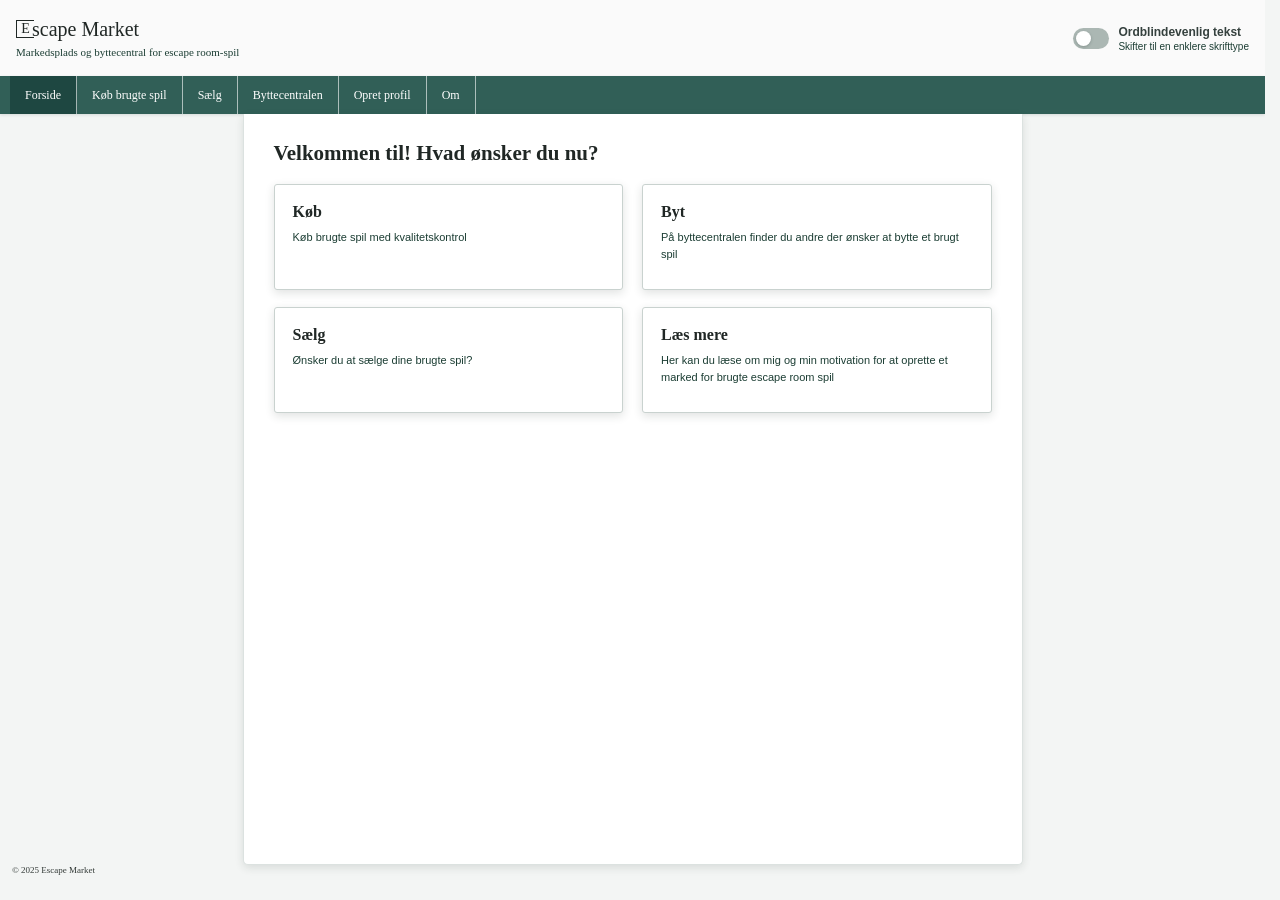
<file: index.html>
<!DOCTYPE html>
<html>

<head>
    <link rel="stylesheet" href="style.css">
    <meta name="viewport" content="width=device-width, initial-scale=1.0">
    <title>Escape Market</title>
</head>
<body>
    <div class="site-shell">
    <input aria-describedby="reading-mode-description" class="reading-mode-input" id="reading-mode" type="checkbox">
    <div class="site-content">

    <header class="site-header">
        <div>
            <a aria-label="Escape Market forside" class="brand" href="index.html">
                <span aria-hidden="true" class="brand-mark"> E </span>
                <span> scape Market </span>
            </a>
            <p>Markedsplads og byttecentral for escape room-spil</p>
        </div>
        <label class="reading-toggle" for="reading-mode">
            <span aria-hidden="true" class="toggle-track"><span></span></span>
            <span>Ordblindevenlig tekst<small>Skifter til en enklere skrifttype</small></span>
        </label>
    </header>
    <nav aria-label="Primær navigation" class="main-nav">
        <div class="nav-links-desktop">
            <a class="active" href="index.html">Forside</a>
            <a href="buy.html">Køb brugte spil</a>
            <a href="sell.html">Sælg</a>
            <a href="trade.html">Byttecentralen</a>
            <a href="account-form.html">Opret profil</a>
            <a href="about.html">Om</a>
        </div>
        <details class="nav-menu">
            <summary><span>Menu</span><span aria-hidden="true" class="nav-menu-icon"></span></summary>
            <div class="nav-links-dropdown">
                <a class="active" href="index.html">Forside</a>
                <a href="buy.html">Køb brugte spil</a>
                <a href="sell.html">Sælg</a>
                <a href="trade.html">Byttecentralen</a>
                <a href="account-form.html">Opret profil</a>
                <a href="about.html">Om</a>
            </div>
        </details>
    </nav>

    <main>
        <h2 id="used-games">Velkommen til! Hvad ønsker du nu?</h2>
        
        <div class="indhold">
            <a href="buy.html" class="site">
                <h3>Køb</h3>
                <p>Køb brugte spil med kvalitetskontrol</p>
            </a>

            <a href="trade.html" class="site">
                <h3>Byt</h3>
                <p>På byttecentralen finder du andre der ønsker at bytte et brugt spil</p>
            </a>


            <a href="sell.html" class="site">
                <h3>Sælg</h3>
                <p>Ønsker du at sælge dine brugte spil?</p>
            </a>

            <a href="about.html" class="site">
                <h3>Læs mere</h3>
                <p>Her kan du læse om mig og min motivation for at oprette et marked for brugte escape room spil</p>
            </a>

        </div>
        
    </main>
    
    <footer class="site-footer">© 2025 Escape Market</footer>
    </div>
    </div>

</body>

</html>

<!--  
et marked for brugte escape room-spil. 
Standen skal fortælle køberen, om spillet stadig kan spilles, ikke bare hvor pænt æsken ser ud.

fire kategoriers forklaring:

Ny / uåbnet
Spillet er aldrig åbnet.

Så god som ny
Åbnet, men alt er komplet og i rigtig god stand.
Ingen eller næsten ingen tegn på brug.

God stand
Spillet er brugt, men kan stadig spilles uden problemer.
Almindelige brugsspor er acceptable.

Brugt – dele skal erstattes
Spillet kan ikke spilles som det er.
En eller flere forbrugsdele/materialer er brugt op eller mangler og skal erstattes.
Her kunne sælgeren fx skrive, hvilke dele der skal erstattes, og eventuelt hvor man kan få dem.

Et escape room-spil kan være i perfekt fysisk stand, men stadig være ubrugeligt, fordi fx en bestemt kuvert, kode, kortbunke eller anden engangsdel allerede er brugt.

I databasen bruges:

Ny / uåbnet
Så god som ny
God stand
Brugt – dele skal erstattes

Senere... ekstra felt, fx:

missingParts eller replacementInfo

Så en annonce kan fortælle:
"Kort 12 og 13 er brugt. Nye kort kan printes fra producentens hjemmeside."
-->
</file>
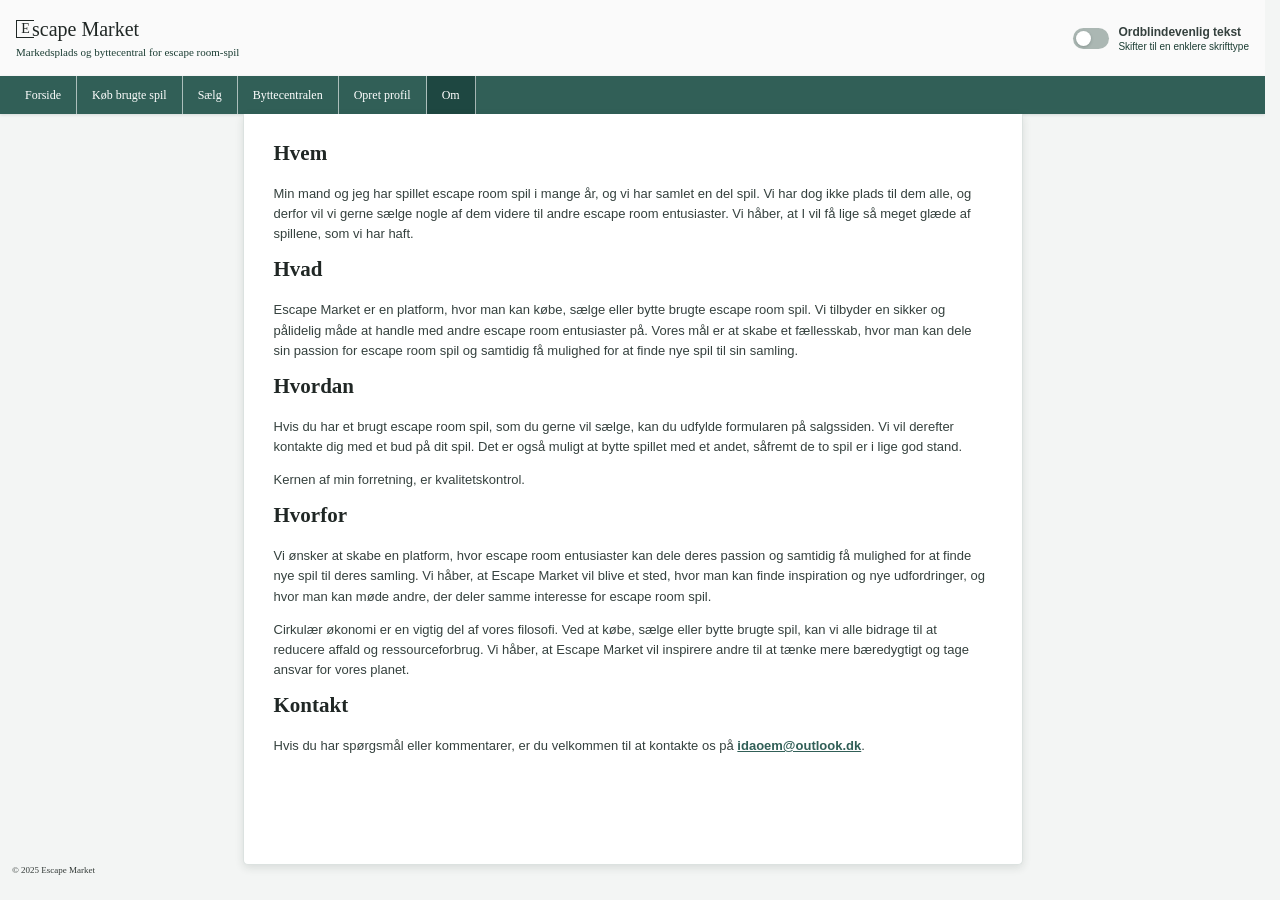
<file: about.html>
<!DOCTYPE html>
<html>

<head>
    <link rel="stylesheet" href="style.css">
    <meta name="viewport" content="width=device-width, initial-scale=1.0">
    <title>Escape Market</title>
</head>

<body>
    <div class="site-shell">
    <input aria-describedby="reading-mode-description" class="reading-mode-input" id="reading-mode" type="checkbox">
    <div class="site-content">

    <header class="site-header">
        <div><a aria-label="Escape Market forside" class="brand" href="index.html"><span aria-hidden="true" class="brand-mark"> E </span><span> scape Market </span></a><p>Markedsplads og byttecentral for escape room-spil</p></div>
        <label class="reading-toggle" for="reading-mode"><span aria-hidden="true" class="toggle-track"><span></span></span><span>Ordblindevenlig tekst<small>Skifter til en enklere skrifttype</small></span></label>
    </header>
    <nav aria-label="Primær navigation" class="main-nav">
        <div class="nav-links-desktop"><a href="index.html">Forside</a><a href="buy.html">Køb brugte spil</a><a href="sell.html">Sælg</a><a href="trade.html">Byttecentralen</a><a href="account-form.html">Opret profil</a><a class="active" href="about.html">Om</a></div>
        <details class="nav-menu"><summary><span>Menu</span><span aria-hidden="true" class="nav-menu-icon"></span></summary><div class="nav-links-dropdown"><a href="index.html">Forside</a><a href="buy.html">Køb brugte spil</a><a href="sell.html">Sælg</a><a href="trade.html">Byttecentralen</a><a href="account-form.html">Opret profil</a><a class="active" href="about.html">Om</a></div></details>
    </nav>

    <main>
        <h2>Hvem</h2>
        <p>Min mand og jeg har spillet escape room spil i mange år, og vi har samlet en del spil. Vi har dog ikke plads til dem alle, og derfor vil vi gerne sælge nogle af dem videre til andre escape room entusiaster. Vi håber, at I vil få lige så meget glæde af spillene, som vi har haft.
        </p>

        <h2>Hvad</h2>
        <p>
            Escape Market er en platform, hvor man kan købe, sælge eller bytte brugte escape room spil. Vi tilbyder en sikker og pålidelig måde at handle med andre escape room entusiaster på. Vores mål er at skabe et fællesskab, hvor man kan dele sin passion for escape room spil og samtidig få mulighed for at finde nye spil til sin samling.
        </p>

        <h2>Hvordan</h2>
        <p>
            Hvis du har et brugt escape room spil, som du gerne vil sælge, kan du udfylde formularen på salgssiden. Vi vil derefter kontakte dig med et bud på dit spil. Det er også muligt at bytte spillet med et andet, såfremt de to spil er i lige god stand.
        </p>

        <p>Kernen af min forretning, er kvalitetskontrol.</p>

        <h2>Hvorfor</h2>
        <p>
            Vi ønsker at skabe en platform, hvor escape room entusiaster kan dele deres passion og samtidig få mulighed for at finde nye spil til deres samling. Vi håber, at Escape Market vil blive et sted, hvor man kan finde inspiration og nye udfordringer, og hvor man kan møde andre, der deler samme interesse for escape room spil.
        </p>

        <p>
            Cirkulær økonomi er en vigtig del af vores filosofi. Ved at købe, sælge eller bytte brugte spil, kan vi alle bidrage til at reducere affald og ressourceforbrug. Vi håber, at Escape Market vil inspirere andre til at tænke mere bæredygtigt og tage ansvar for vores planet.
        </p>

        <h2>Kontakt</h2>
        <p>
            Hvis du har spørgsmål eller kommentarer, er du velkommen til at kontakte os på <a href="mailto: idaoem@outlook.dk">idaoem@outlook.dk</a>.
        </p>
    </main>

    <footer class="site-footer">© 2025 Escape Market</footer>
    </div>
    </div>

</body>

</html>
</file>
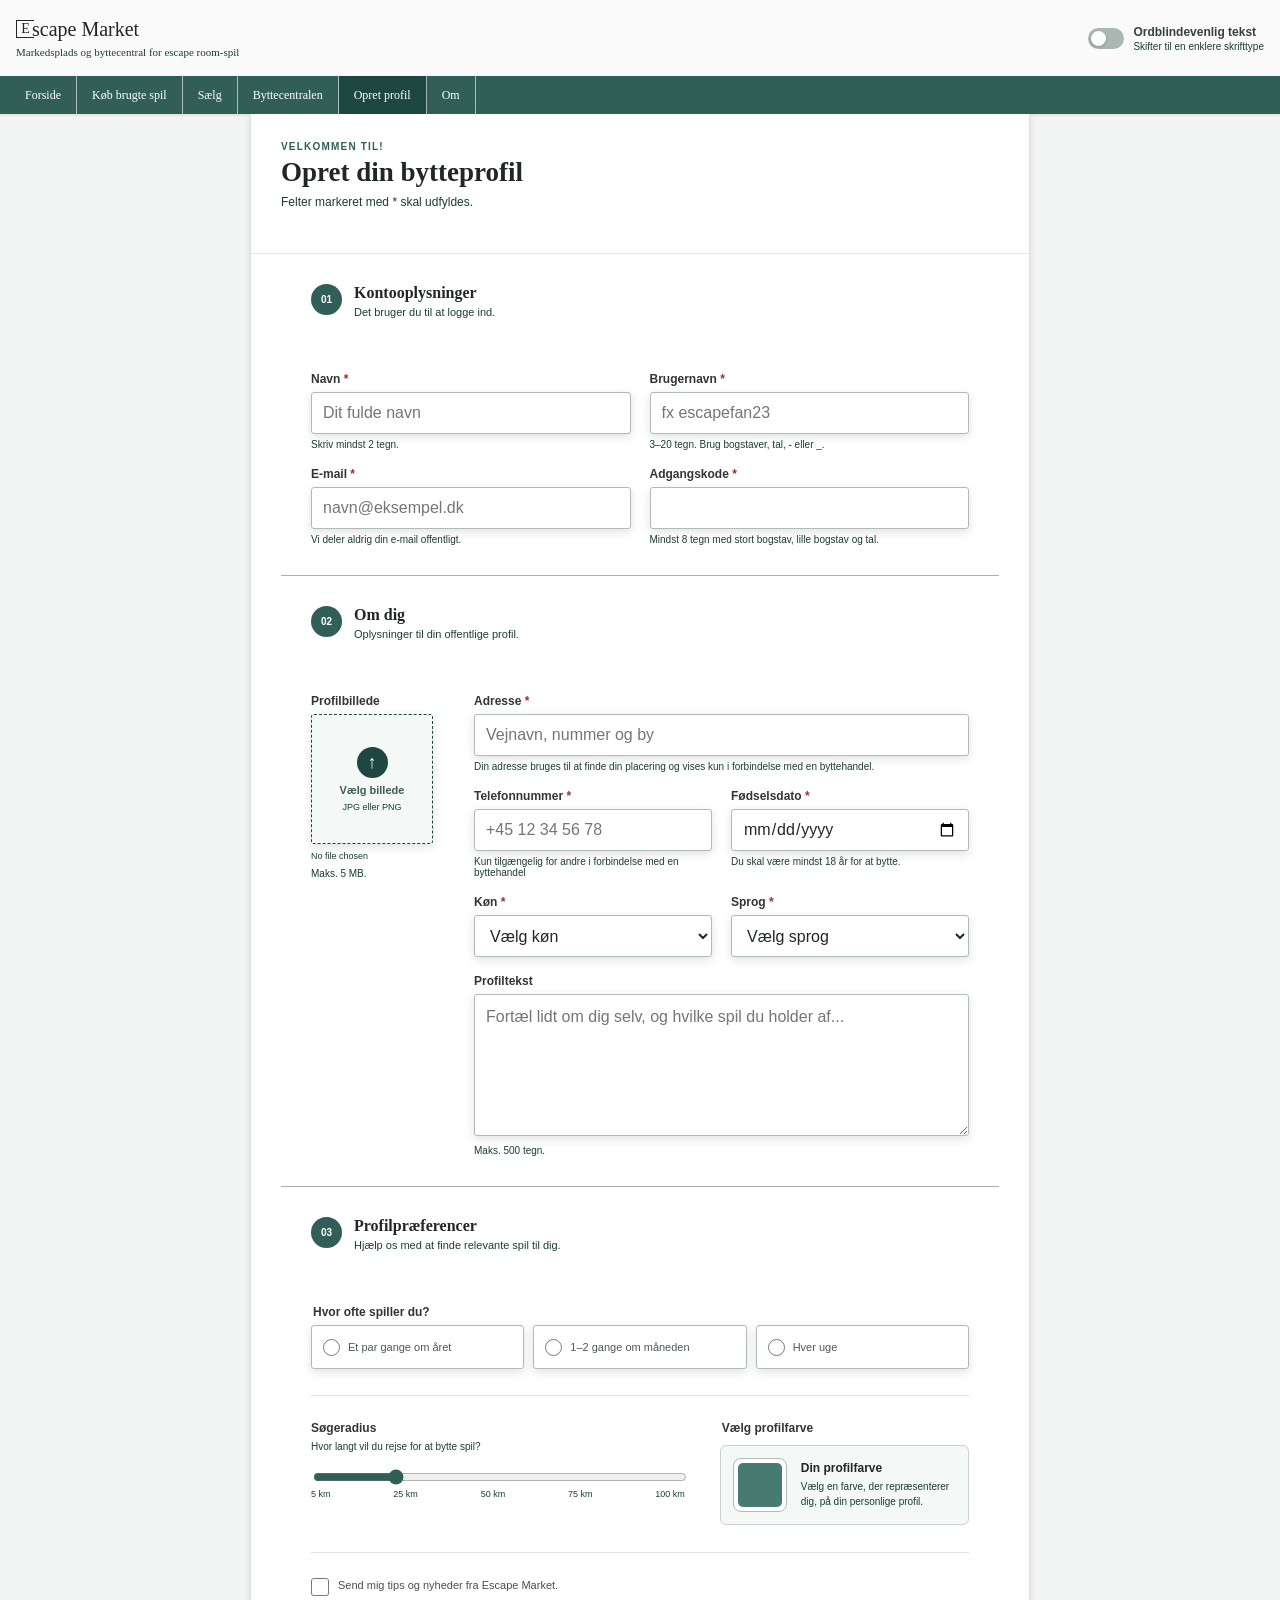
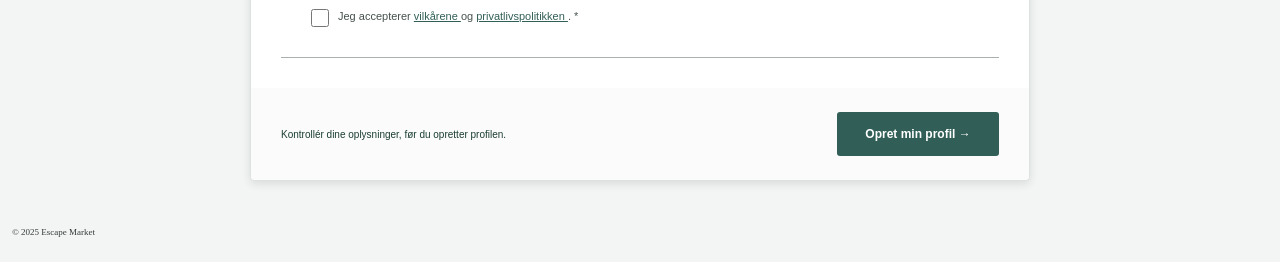
<file: account-form.html>
<!doctype html>
<html lang="da">
  <head>
    <meta charset="utf-8" />
    <meta content="width=device-width, initial-scale=1.0" name="viewport" />
    <meta
      content="Opret en tilgængelig bytteprofil på Escape Market."
      name="description"
    />
    <title>Opret profil</title>
    <link href="account-form.css" rel="stylesheet" />
  </head>
  <body>
    <div class="site-shell">
      <input
        aria-describedby="reading-mode-description"
        class="reading-mode-input"
        id="reading-mode"
        type="checkbox"
      />
      <div class="site-content">
        <a class="skip-link" href="#account-form"> Gå til formularen </a>
        <header class="site-header">
          <div>
            <a aria-label="Escape Market forside" class="brand" href="#">
              <span aria-hidden="true" class="brand-mark"> E </span>
              <span> scape Market </span>
            </a>
            <p>Markedsplads og byttecentral for escape room-spil</p>
          </div>
          <label class="reading-toggle" for="reading-mode">
            <span aria-hidden="true" class="toggle-track">
              <span> </span>
            </span>
            <span>
              Ordblindevenlig tekst
              <small id="reading-mode-description">
                Skifter til en enklere skrifttype
              </small>
            </span>
          </label>
        </header>
        <nav aria-label="Primær navigation" class="main-nav">
          <!-- Større skærme: links på en række -->
          <div class="nav-links-desktop">
            <a href="index.html"> Forside </a>
            <a href="buy.html"> Køb brugte spil </a>
            <a href="sell.html"> Sælg </a>
            <a href="trade.html"> Byttecentralen </a>
            <a aria-current="page" class="active" href="account-form.html">
              Opret profil
            </a>
            <a href="about.html"> Om </a>
          </div>

          <!-- Mobil: dropdown-menu -->
          <details class="nav-menu">
            <summary>
              <span> Menu </span>
              <span aria-hidden="true" class="nav-menu-icon"> </span>
            </summary>
            <div class="nav-links-dropdown">
              <a href="index.html"> Forside </a>
              <a href="buy.html"> Køb brugte spil </a>
              <a href="sell.html"> Sælg </a>
              <a href="trade.html"> Byttecentralen </a>
              <a aria-current="page" class="active" href="account-form.html">
                Opret profil
              </a>
              <a href="about.html"> Om </a>
            </div>
          </details>
        </nav>
        <main class="page-shell">
          <section aria-labelledby="page-title" class="profile-card">
            <header class="hero">
              <p class="eyebrow">Velkommen til!</p>
              <h1 id="page-title">Opret din bytteprofil</h1>
              <p>
                Felter markeret med
                <span aria-hidden="true"> * </span>
                <span class="sr-only"> stjerne </span>
                skal udfyldes.
              </p>
            </header>
            <form action="#success" id="account-form" method="post">
              <fieldset class="form-section">
                <legend>
                  <span aria-hidden="true"> 01 </span>
                  <span>
                    Kontooplysninger
                    <small> Det bruger du til at logge ind. </small>
                  </span>
                </legend>
                <div class="fields-grid">
                  <div class="field">
                    <label for="full-name">
                      Navn
                      <span aria-hidden="true"> * </span>
                    </label>
                    <input
                      aria-describedby="full-name-help full-name-error"
                      autocomplete="name"
                      id="full-name"
                      minlength="2"
                      name="full-name"
                      placeholder="Dit fulde navn"
                      required=""
                      type="text"
                    />
                    <small id="full-name-help"> Skriv mindst 2 tegn. </small>
                    <span class="field-feedback" id="full-name-error">
                      Indtast dit fulde navn.
                    </span>
                  </div>
                  <div class="field">
                    <label for="username">
                      Brugernavn
                      <span aria-hidden="true"> * </span>
                    </label>
                    <input
                      aria-describedby="username-help username-error"
                      autocomplete="username"
                      id="username"
                      name="username"
                      pattern="[A-Za-z0-9_-]{3,20}"
                      placeholder="fx escapefan23"
                      required=""
                      type="text"
                    />
                    <small id="username-help">
                      3–20 tegn. Brug bogstaver, tal, - eller _.
                    </small>
                    <span class="field-feedback" id="username-error">
                      Brugernavnet matcher ikke formatet.
                    </span>
                  </div>
                  <div class="field">
                    <label for="email">
                      E-mail
                      <span aria-hidden="true"> * </span>
                    </label>
                    <input
                      aria-describedby="email-help email-error"
                      autocomplete="email"
                      id="email"
                      inputmode="email"
                      name="email"
                      placeholder="navn@eksempel.dk"
                      required=""
                      type="email"
                    />
                    <small id="email-help">
                      Vi deler aldrig din e-mail offentligt.
                    </small>
                    <span class="field-feedback" id="email-error">
                      Indtast en gyldig e-mailadresse.
                    </span>
                  </div>
                  <div class="field">
                    <label for="password">
                      Adgangskode
                      <span aria-hidden="true"> * </span>
                    </label>
                    <input
                      aria-describedby="password-help password-error"
                      autocomplete="new-password"
                      id="password"
                      minlength="8"
                      name="password"
                      pattern="(?=.*[a-zæøå])(?=.*[A-ZÆØÅ])(?=.*[0-9]).{8,}"
                      required=""
                      type="password"
                    />
                    <small id="password-help">
                      Mindst 8 tegn med stort bogstav, lille bogstav og tal.
                    </small>
                    <span class="field-feedback" id="password-error">
                      Adgangskoden opfylder ikke kravene.
                    </span>
                  </div>
                </div>
              </fieldset>
              <fieldset class="form-section">
                <legend>
                  <span aria-hidden="true"> 02 </span>
                  <span>
                    Om dig
                    <small> Oplysninger til din offentlige profil. </small>
                  </span>
                </legend>
                <div class="identity-layout">
                  <div class="photo-field">
                    <label for="profile-image"> Profilbillede </label>
                    <label class="photo-upload" for="profile-image">
                      <span aria-hidden="true" class="upload-icon"> ↑ </span>
                      <strong> Vælg billede </strong>
                      <small> JPG eller PNG </small>
                    </label>
                    <input
                      accept="image/png,image/jpeg"
                      aria-describedby="image-help"
                      class="file-input"
                      id="profile-image"
                      name="profile-image"
                      type="file"
                    />
                    <small id="image-help"> Maks. 5 MB. </small>
                  </div>
                  <div class="fields-grid">
                    <div class="field field-wide">
                      <label for="address">
                        Adresse
                        <span aria-hidden="true"> * </span>
                      </label>
                      <input
                        aria-describedby="address-help"
                        autocomplete="street-address"
                        id="address"
                        name="address"
                        placeholder="Vejnavn, nummer og by"
                        required=""
                        type="text"
                      />
                      <small id="address-help">
                        Din adresse bruges til at finde din placering og vises
                        kun i forbindelse med en byttehandel.
                      </small>
                    </div>
                    <div class="field">
                      <label for="phone">
                        Telefonnummer
                        <span aria-hidden="true"> * </span>
                      </label>
                      <input
                        aria-describedby="phone-help phone-error"
                        autocomplete="tel"
                        id="phone"
                        inputmode="tel"
                        name="phone"
                        pattern="[+0-9 ()-]{8,20}"
                        placeholder="+45 12 34 56 78"
                        required=""
                        type="tel"
                      />
                      <small id="phone-help">
                        Kun tilgængelig for andre i forbindelse med en
                        byttehandel
                      </small>
                      <span class="field-feedback" id="phone-error">
                        Kontrollér telefonnummeret.
                      </span>
                    </div>
                    <div class="field">
                      <label for="birthdate">
                        Fødselsdato
                        <span aria-hidden="true"> * </span>
                      </label>
                      <input
                        aria-describedby="birthdate-help birthdate-error"
                        autocomplete="bday"
                        id="birthdate"
                        max="2008-12-31"
                        min="1900-01-01"
                        name="birthdate"
                        required=""
                        type="date"
                      />
                      <small id="birthdate-help">
                        Du skal være mindst 18 år for at bytte.
                      </small>
                      <span class="field-feedback" id="birthdate-error">
                        Vælg en gyldig fødselsdato.
                      </span>
                    </div>
                    <div class="field">
                      <label for="gender">
                        Køn
                        <span aria-hidden="true"> * </span>
                      </label>
                      <select id="gender" name="gender" required="">
                        <option value="">Vælg køn</option>
                        <option value="kvinde">Kvinde</option>
                        <option value="mand">Mand</option>
                        <option value="nonbinaer">Nonbinær</option>
                        <option value="ikke-oplyst">
                          Ønsker ikke at oplyse
                        </option>
                      </select>
                    </div>
                    <div class="field">
                      <label for="language">
                        Sprog
                        <span aria-hidden="true"> * </span>
                      </label>
                      <select id="language" name="language" required="">
                        <option value="">Vælg sprog</option>
                        <option value="da">Dansk</option>
                        <option value="en">Engelsk</option>
                        <option value="de">Tysk</option>
                        <option value="sv">Svensk</option>
                        <option value="no">Norsk</option>
                      </select>
                    </div>
                    <div class="field field-wide">
                      <label for="profile-text"> Profiltekst </label>
                      <textarea
                        aria-describedby="profile-text-help"
                        id="profile-text"
                        maxlength="500"
                        name="profile-text"
                        placeholder="Fortæl lidt om dig selv, og hvilke spil du holder af..."
                        rows="5"
                      ></textarea>
                      <small id="profile-text-help"> Maks. 500 tegn. </small>
                    </div>
                  </div>
                </div>
              </fieldset>
              <fieldset class="form-section">
                <legend>
                  <span aria-hidden="true"> 03 </span>
                  <span>
                    Profilpræferencer
                    <small>
                      Hjælp os med at finde relevante spil til dig.
                    </small>
                  </span>
                </legend>
                <fieldset class="choice-group">
                  <legend>
                    Hvor ofte spiller du?
                    <span aria-hidden="true"> * </span>
                  </legend>
                  <div class="radio-row">
                    <label class="choice-card">
                      <input
                        name="frequency"
                        required=""
                        type="radio"
                        value="yearly"
                      />
                      <span> Et par gange om året </span>
                    </label>
                    <label class="choice-card">
                      <input name="frequency" type="radio" value="monthly" />
                      <span> 1–2 gange om måneden </span>
                    </label>
                    <label class="choice-card">
                      <input name="frequency" type="radio" value="weekly" />
                      <span> Hver uge </span>
                    </label>
                  </div>
                </fieldset>
                <div class="preference-row">
                  <div class="range-group">
                    <label for="radius"> Søgeradius </label>
                    <p id="radius-help">
                      Hvor langt vil du rejse for at bytte spil?
                    </p>
                    <input
                      aria-describedby="radius-help radius-scale"
                      id="radius"
                      max="100"
                      min="5"
                      name="radius"
                      step="5"
                      type="range"
                      value="25"
                    />
                    <div
                      aria-hidden="true"
                      class="range-labels"
                      id="radius-scale"
                    >
                      <span> 5 km </span>
                      <span> 25 km </span>
                      <span> 50 km </span>
                      <span> 75 km </span>
                      <span> 100 km </span>
                    </div>
                  </div>
                  <fieldset class="color-group">
                    <legend>Vælg profilfarve</legend>
                    <div class="color-picker-control">
                      <input
                        aria-describedby="color-help"
                        id="color"
                        name="color"
                        type="color"
                        value="#477b72"
                      />
                      <div class="color-picker-info">
                        <label for="color"> Din profilfarve </label>
                        <small id="color-help">
                          Vælg en farve, der repræsenterer dig, på din
                          personlige profil.
                        </small>
                      </div>
                    </div>
                  </fieldset>
                </div>
                <div class="check-options">
                  <label class="check-option">
                    <input name="newsletter" type="checkbox" />
                    <span> Send mig tips og nyheder fra Escape Market. </span>
                  </label>
                  <label class="check-option">
                    <input name="terms" required="" type="checkbox" />
                    <span>
                      Jeg accepterer
                      <a href="#vilkaar"> vilkårene </a>
                      og
                      <a href="#privatliv"> privatlivspolitikken </a>
                      .
                      <span aria-hidden="true"> * </span>
                    </span>
                  </label>
                </div>
              </fieldset>
              <footer class="form-footer">
                <p>Kontrollér dine oplysninger, før du opretter profilen.</p>
                <button type="submit">
                  Opret min profil
                  <span aria-hidden="true"> → </span>
                </button>
              </footer>
            </form>
            <section
              aria-labelledby="success-title"
              class="success-message"
              id="success"
              tabindex="-1"
            >
              <span aria-hidden="true"> ✓ </span>
              <div>
                <h2 id="success-title">Tak – formularen er udfyldt</h2>
                <p>
                  Din browser har godkendt oplysningerne. I en rigtig løsning
                  vil de nu blive sendt sikkert til serveren.
                </p>
              </div>
            </section>
          </section>
        </main>
        <footer class="site-footer">© 2025 Escape Market</footer>
      </div>
    </div>
  </body>
</html>
</file>
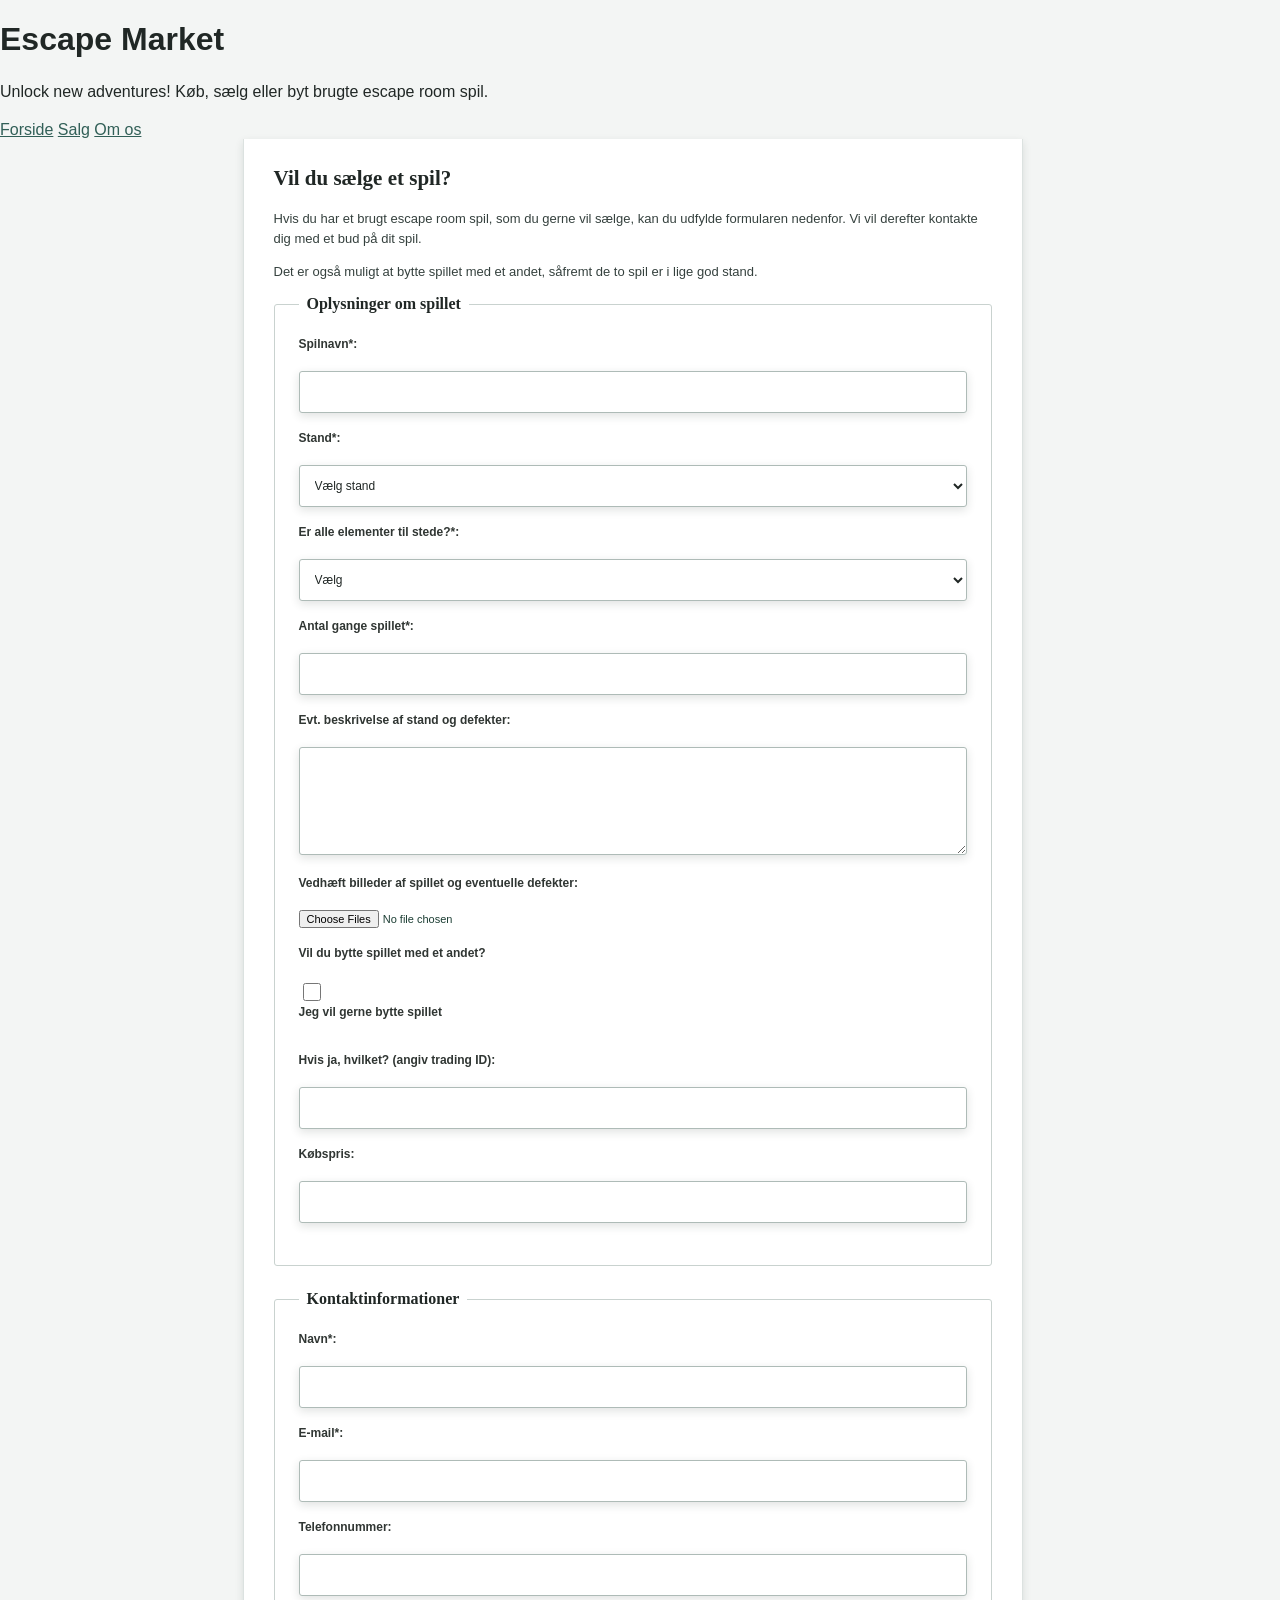
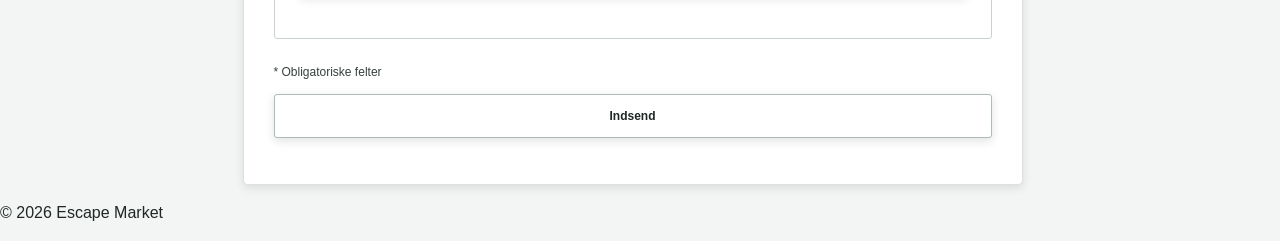
<file: salg.html>
<!DOCTYPE html>
<html>

<head>
    <link rel="stylesheet" href="style.css">
    <meta name="viewport" content="width=device-width, initial-scale=1.0">
    <title>Escape Market</title>
</head>

<body>

    <header>
        <h1>Escape Market</h1>
        <p>Unlock new adventures! Køb, sælg eller byt brugte escape room spil.</p>
        <nav class="navigation">
            <a href="index.html">Forside</a>
            <a href="salg.html">Salg</a>
            <a href="about.html">Om os</a>
        </nav>
    </header>

    <main>
        <h2>Vil du sælge et spil?</h2>
        <p>Hvis du har et brugt escape room spil,
            som du gerne vil sælge,
            kan du udfylde formularen nedenfor.
            Vi vil derefter kontakte dig med et bud på dit spil.
        </p>
        <p>
            Det er også muligt at bytte spillet med et andet,
            såfremt de to spil er i lige god stand.
        </p>

        <form>
            <fieldset>
                <legend>Oplysninger om spillet</legend>
                <label for="game-name">Spilnavn*:</label><br>
                <input type="text" id="game-name" name="game-name" required><br><br>

                <label for="condition">Stand*:</label><br>
                <select id="condition" name="condition" required>
                    <option value="">Vælg stand</option>
                    <option value="unopened">Uåbnet</option>
                    <option value="new">Som ny</option>
                    <option value="good">God, men brugt</option>
                    <option value="reparation">Kræver reparation</option>
                </select><br><br>

                <label for="all-items">Er alle elementer til stede?*:</label><br>
                <select id="all-items" name="all-items" required>
                    <option value="">Vælg</option>
                    <option value="yes">Ja</option>
                    <option value="no">Nej</option>
                </select><br><br>

                <label for="times-played">Antal gange spillet*:</label><br>
                <input type="number" id="times-played" name="times-played" min="0" required><br><br>

                <label for="additional-info">Evt. beskrivelse af stand og defekter:</label><br>
                <textarea id="additional-info" name="additional-info" rows="4" cols="50"></textarea><br><br>

                <label for="image">Vedhæft billeder af spillet og eventuelle defekter:</label><br>
                <input type="file" id="image" name="image" multiple accept="image/*" required><br><br>

                <label for="trade">Vil du bytte spillet med et andet?</label><br>
                <input type="checkbox" id="trade" name="trade" value="yes">
                <label for="trade">Jeg vil gerne bytte spillet</label><br><br>
                <label for="trade-details">Hvis ja, hvilket? (angiv trading ID):</label><br>
                <input type="text" id="trade-details" name="trade-details"><br><br>
                <label for="price">Købspris:</label><br>
                <input type="number" id="price" name="price" min="0"><br><br>
            </fieldset>

            <fieldset>
                <legend>Kontaktinformationer</legend>
                <label for="name">Navn*:</label><br>
                <input type="text" id="name" name="name" required><br><br>
                <label for="email">E-mail*:</label><br>
                <input type="email" id="email" name="email" required><br><br>
                <label for="phone">Telefonnummer:</label><br>
                <input type="tel" id="phone" name="phone"><br><br>
            </fieldset>


            <p>* Obligatoriske felter</p>
            <input type="submit" value="Indsend">
        </form>


    </main>

    <footer>
        <p>© 2026 Escape Market</p>
    </footer>

</body>

</html>
</file>
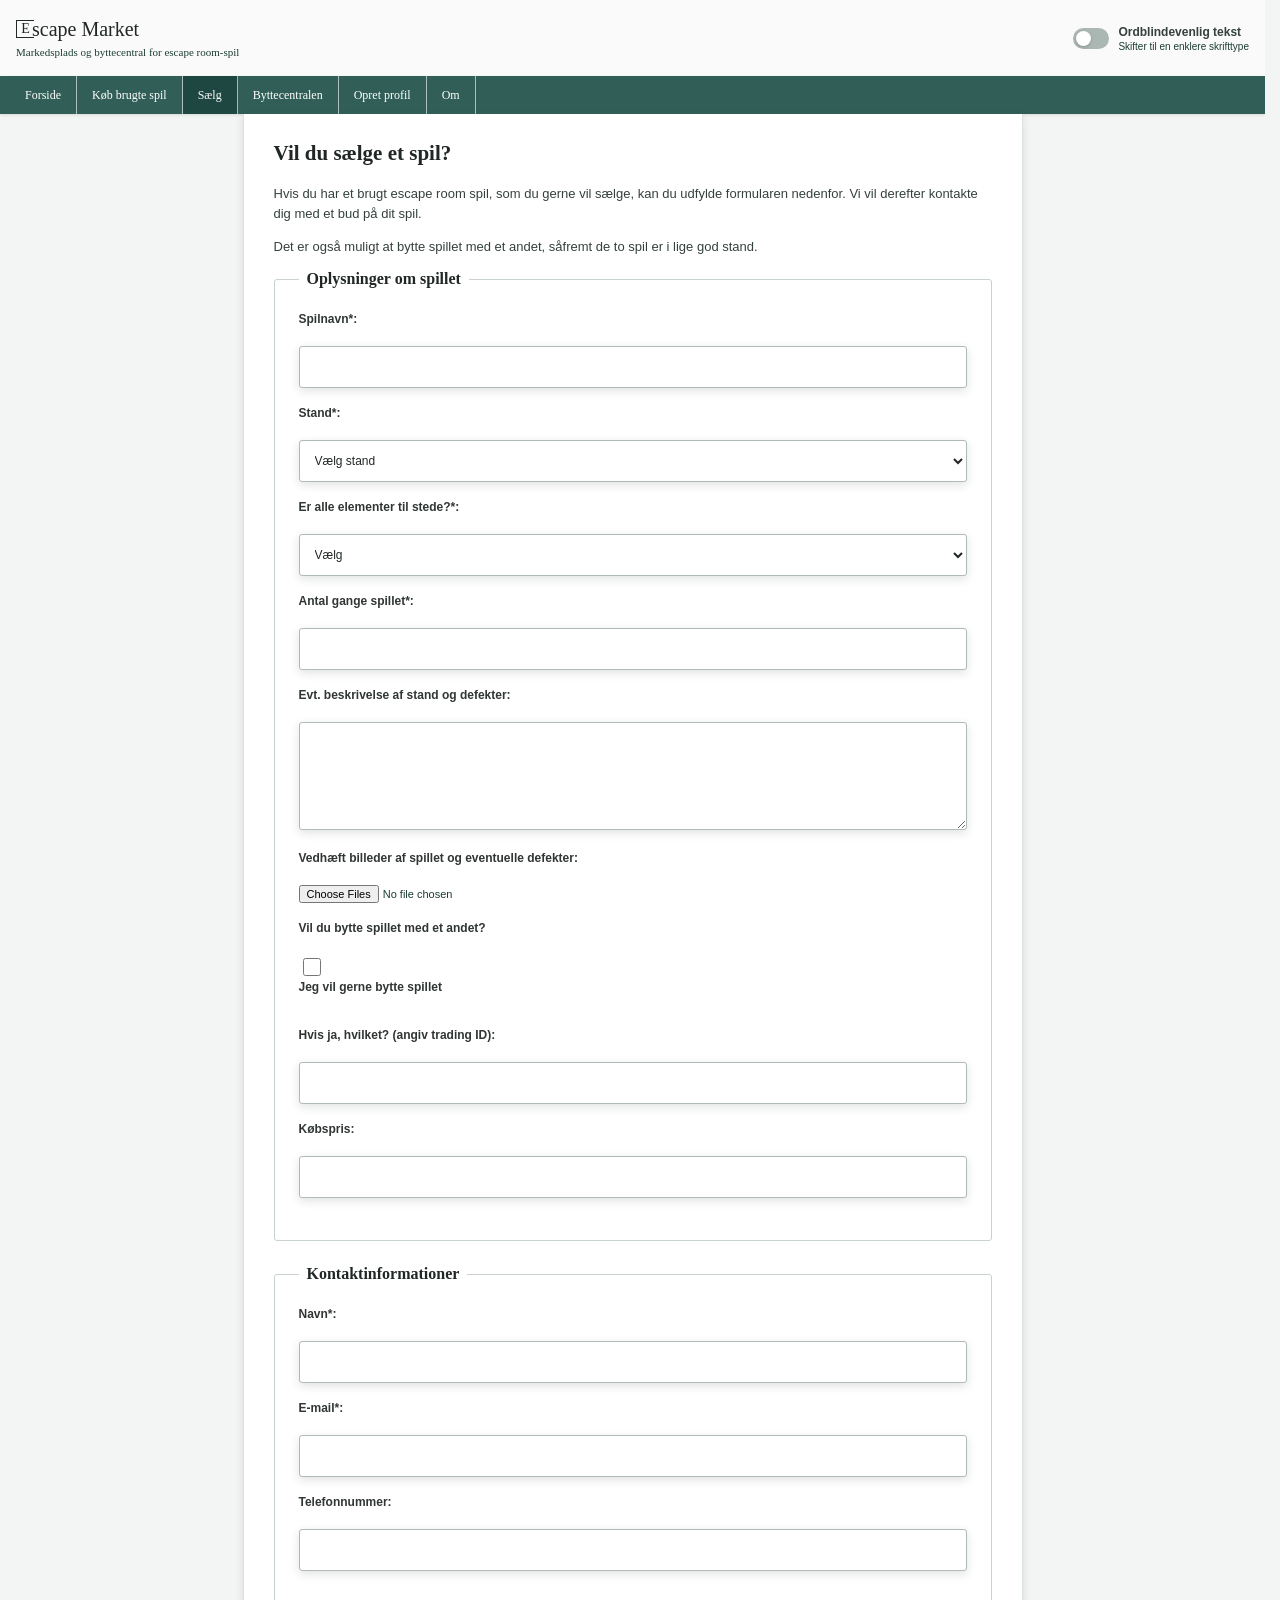
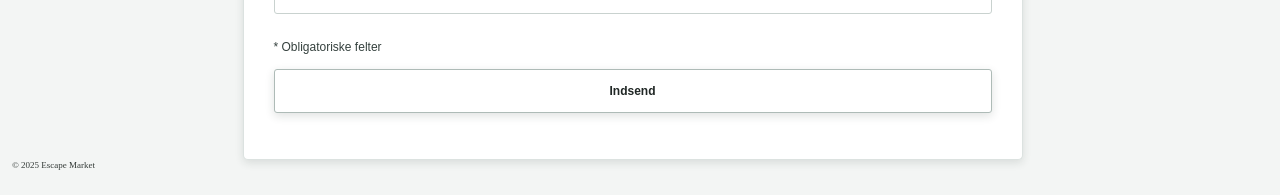
<file: sell.html>
<!DOCTYPE html>
<html>

<head>
    <link rel="stylesheet" href="style.css">
    <meta name="viewport" content="width=device-width, initial-scale=1.0">
    <title>Escape Market</title>
</head>

<body>
    <div class="site-shell">
    <input aria-describedby="reading-mode-description" class="reading-mode-input" id="reading-mode" type="checkbox">
    <div class="site-content">

    <header class="site-header">
        <div><a aria-label="Escape Market forside" class="brand" href="index.html"><span aria-hidden="true" class="brand-mark"> E </span><span> scape Market </span></a><p>Markedsplads og byttecentral for escape room-spil</p></div>
        <label class="reading-toggle" for="reading-mode"><span aria-hidden="true" class="toggle-track"><span></span></span><span>Ordblindevenlig tekst<small>Skifter til en enklere skrifttype</small></span></label>
    </header>
    <nav aria-label="Primær navigation" class="main-nav">
        <div class="nav-links-desktop"><a href="index.html">Forside</a><a href="buy.html">Køb brugte spil</a><a class="active" href="sell.html">Sælg</a><a href="trade.html">Byttecentralen</a><a href="account-form.html">Opret profil</a><a href="about.html">Om</a></div>
        <details class="nav-menu"><summary><span>Menu</span><span aria-hidden="true" class="nav-menu-icon"></span></summary><div class="nav-links-dropdown"><a href="index.html">Forside</a><a href="buy.html">Køb brugte spil</a><a class="active" href="sell.html">Sælg</a><a href="trade.html">Byttecentralen</a><a href="account-form.html">Opret profil</a><a href="about.html">Om</a></div></details>
    </nav>

    <main>
        <h2>Vil du sælge et spil?</h2>
        <p>Hvis du har et brugt escape room spil,
            som du gerne vil sælge,
            kan du udfylde formularen nedenfor.
            Vi vil derefter kontakte dig med et bud på dit spil.
        </p>
        <p>
            Det er også muligt at bytte spillet med et andet,
            såfremt de to spil er i lige god stand.
        </p>

        <form>
            <fieldset>
                <legend>Oplysninger om spillet</legend>
                <label for="game-name">Spilnavn*:</label><br>
                <input type="text" id="game-name" name="game-name" required><br><br>

                <label for="condition">Stand*:</label><br>
                <select id="condition" name="condition" required>
                    <option value="">Vælg stand</option>
                    <option value="unopened">Uåbnet</option>
                    <option value="new">Som ny</option>
                    <option value="good">God, men brugt</option>
                    <option value="reparation">Kræver reparation</option>
                </select><br><br>

                <label for="all-items">Er alle elementer til stede?*:</label><br>
                <select id="all-items" name="all-items" required>
                    <option value="">Vælg</option>
                    <option value="yes">Ja</option>
                    <option value="no">Nej</option>
                </select><br><br>

                <label for="times-played">Antal gange spillet*:</label><br>
                <input type="number" id="times-played" name="times-played" min="0" required><br><br>

                <label for="additional-info">Evt. beskrivelse af stand og defekter:</label><br>
                <textarea id="additional-info" name="additional-info" rows="4" cols="50"></textarea><br><br>

                <label for="image">Vedhæft billeder af spillet og eventuelle defekter:</label><br>
                <input type="file" id="image" name="image" multiple accept="image/*" required><br><br>

                <label for="trade">Vil du bytte spillet med et andet?</label><br>
                <input type="checkbox" id="trade" name="trade" value="yes">
                <label for="trade">Jeg vil gerne bytte spillet</label><br><br>
                <label for="trade-details">Hvis ja, hvilket? (angiv trading ID):</label><br>
                <input type="text" id="trade-details" name="trade-details"><br><br>
                <label for="price">Købspris:</label><br>
                <input type="number" id="price" name="price" min="0"><br><br>
            </fieldset>

            <fieldset>
                <legend>Kontaktinformationer</legend>
                <label for="name">Navn*:</label><br>
                <input type="text" id="name" name="name" required><br><br>
                <label for="email">E-mail*:</label><br>
                <input type="email" id="email" name="email" required><br><br>
                <label for="phone">Telefonnummer:</label><br>
                <input type="tel" id="phone" name="phone"><br><br>
            </fieldset>


            <p>* Obligatoriske felter</p>
            <input type="submit" value="Indsend">
        </form>


    </main>

    <footer class="site-footer">© 2025 Escape Market</footer>
    </div>
    </div>

</body>

</html>
</file>
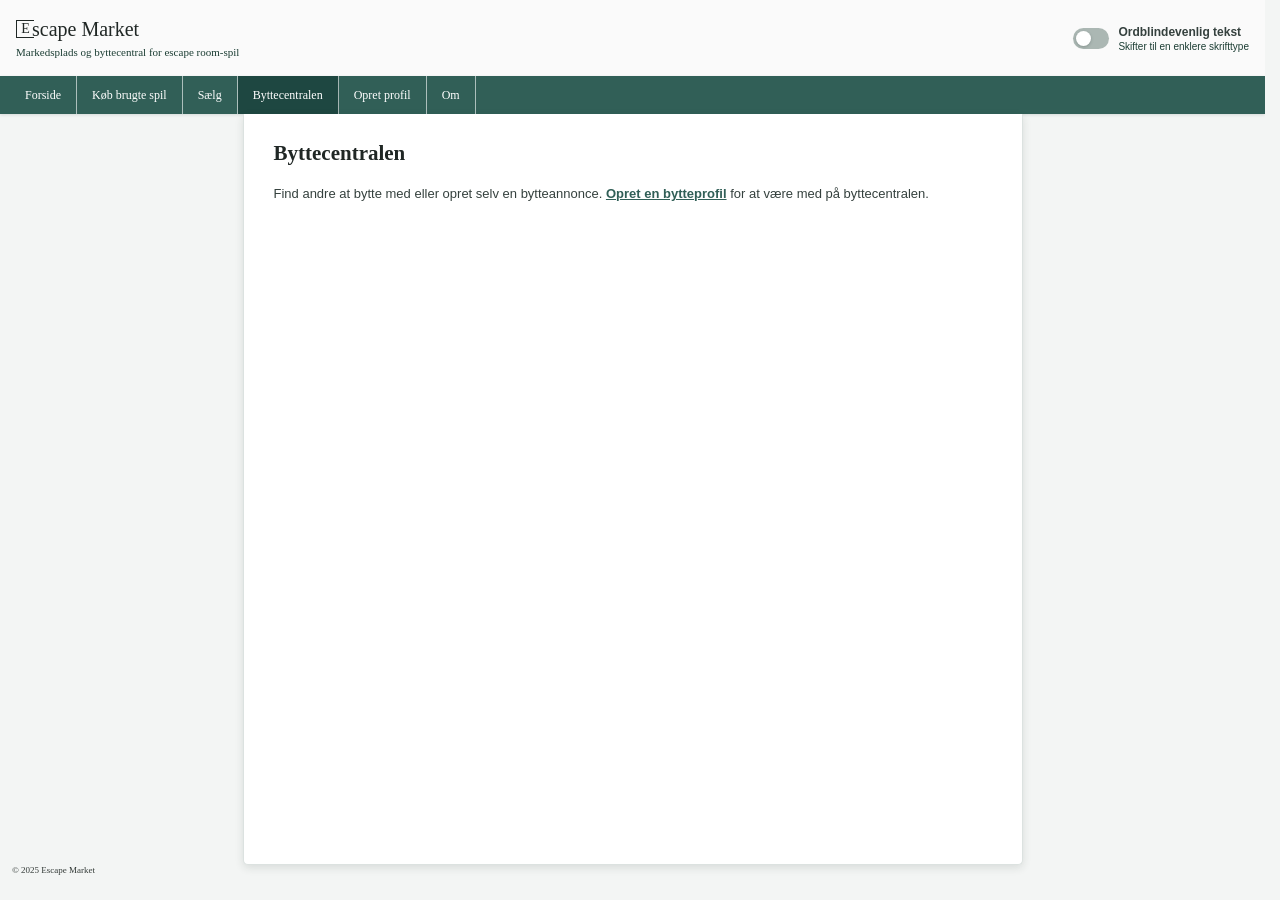
<file: trade.html>
<!doctype html>
<html>
  <head>
    <link rel="stylesheet" href="style.css" />
    <meta name="viewport" content="width=device-width, initial-scale=1.0" />
    <title>Escape Market</title>
  </head>
  <body>
    <div class="site-shell">
    <input aria-describedby="reading-mode-description" class="reading-mode-input" id="reading-mode" type="checkbox">
    <div class="site-content">
    <header class="site-header">
      <div><a aria-label="Escape Market forside" class="brand" href="index.html"><span aria-hidden="true" class="brand-mark"> E </span><span> scape Market </span></a><p>Markedsplads og byttecentral for escape room-spil</p></div>
      <label class="reading-toggle" for="reading-mode"><span aria-hidden="true" class="toggle-track"><span></span></span><span>Ordblindevenlig tekst<small>Skifter til en enklere skrifttype</small></span></label>
    </header>
    <nav aria-label="Primær navigation" class="main-nav">
      <div class="nav-links-desktop"><a href="index.html">Forside</a><a href="buy.html">Køb brugte spil</a><a href="sell.html">Sælg</a><a class="active" href="trade.html">Byttecentralen</a><a href="account-form.html">Opret profil</a><a href="about.html">Om</a></div>
      <details class="nav-menu"><summary><span>Menu</span><span aria-hidden="true" class="nav-menu-icon"></span></summary><div class="nav-links-dropdown"><a href="index.html">Forside</a><a href="buy.html">Køb brugte spil</a><a href="sell.html">Sælg</a><a class="active" href="trade.html">Byttecentralen</a><a href="account-form.html">Opret profil</a><a href="about.html">Om</a></div></details>
    </nav>

    <main>
      <h2 id="used-games">Byttecentralen</h2>
      <p>
        Find andre at bytte med eller opret selv en bytteannonce.
        <a href="account-form.html">Opret en bytteprofil</a> for at være med på
        byttecentralen.
      </p>

      <div class="game-list"></div>
    </main>

    <footer class="site-footer">© 2025 Escape Market</footer>
    </div>
    </div>

    <script src="script.js"></script>
  </body>
</html>
</file>
<file: style.css>
:root {
    --green-700: #315f57;
    --green-600: #1e4741;
    --green-100: #e8f1ef;
    --ink: #202725;
    --muted: #1b3d33;
    --line: #c9d2cf;
    --surface: #ffffff;
    --canvas: #f3f5f4;
    --focus: #f2b84b;
    --shadow: 0 3px 10px rgba(34, 48, 44, 0.14);
}

* {
    box-sizing: border-box;
}

html {
    scroll-behavior: smooth;
    scrollbar-gutter: stable;
}

body {
    min-width: 320px;
    min-height: 100vh;
    margin: 0;
    color: var(--ink);
    background: var(--canvas);
    font-family: Arial, Helvetica, sans-serif;
    font-synthesis: none;
}

.site-content {
    display: flex;
    min-height: 100vh;
    flex-direction: column;
}

button,
input,
select,
textarea {
    font: inherit;
}

a {
    color: var(--green-700);
}

input:focus-visible,
select:focus-visible,
textarea:focus-visible,
button:focus-visible {
    outline: 3px solid var(--focus);
    outline-offset: 2px;
}

main {
    flex: 1;
    width: min(780px, calc(100% - 32px));
    min-height: calc(100vh - 180px);
    margin: 0 auto;
    padding: 27px 30px 46px;
    background: var(--surface);
    border: 1px solid #dce2e0;
    border-top: 0;
    border-radius: 0 0 5px 5px;
    box-shadow: 0 3px 9px rgba(34, 48, 44, 0.12);
}

h2,
h3 {
    color: var(--ink);
    font-family: Georgia, serif;
}

h2 {
    margin: 0 0 18px;
    font-size: 21px;
}

h3 {
    margin: 0 0 8px;
    font-size: 16px;
}

p {
    line-height: 1.55;
}

main > p {
    color: #35413e;
    font-size: 13px;
}

main > p a {
    font-weight: 700;
}

.indhold,
.game-list {
    display: grid;
    grid-template-columns: repeat(2, minmax(0, 1fr));
    gap: 17px 19px;
}

.site,
.game {
    display: block;
    min-width: 0;
    padding: 18px;
    color: inherit;
    background: #fff;
    border: 1px solid var(--line);
    border-radius: 3px;
    box-shadow: var(--shadow);
    text-decoration: none;
}

.site:hover,
.game:hover {
    background: var(--green-100);
    border-color: var(--green-700);
}

.site p,
.game p {
    margin: 0 0 8px;
    color: var(--muted);
    font-size: 11px;
}

.game img {
    display: block;
    width: 100%;
    max-height: 260px;
    margin: -1px 0 16px;
    object-fit: cover;
    border-radius: 2px;
}

.game h3 {
    margin-bottom: 12px;
}

.price {
    margin-top: 13px !important;
    color: var(--green-700) !important;
    font-size: 16px !important;
    font-weight: 700;
}

.filters {
    display: grid;
    grid-template-columns: repeat(2, minmax(0, 1fr));
    gap: 17px 19px;
    padding-bottom: 24px;
    margin-bottom: 24px;
    border-bottom: 1px solid #e0e5e3;
}

.filter label,
form label {
    display: block;
    margin-bottom: 6px;
    color: #303633;
    font-size: 12px;
    font-weight: 700;
}

.filter input,
.filter select,
form input:not([type="checkbox"]):not([type="file"]),
form select,
form textarea {
    width: 100%;
    color: var(--ink);
    background: #fff;
    border: 1px solid #aebbb7;
    border-radius: 3px;
    box-shadow: var(--shadow);
}

.filter input,
.filter select,
form input:not([type="checkbox"]):not([type="file"]),
form select {
    height: 42px;
    padding: 0 11px;
}

form textarea {
    min-height: 108px;
    padding: 10px 11px;
    resize: vertical;
}

form {
    color: #35413e;
    font-size: 12px;
}

fieldset {
    padding: 24px;
    margin: 0 0 24px;
    border: 1px solid var(--line);
    border-radius: 3px;
}

legend {
    padding: 0 8px;
    color: var(--ink);
    font-family: Georgia, serif;
    font-size: 16px;
    font-weight: 700;
}

form br + input,
form br + select,
form br + textarea {
    margin-bottom: 4px;
}

input[type="file"] {
    max-width: 100%;
    color: var(--muted);
    font-size: 11px;
}

input[type="checkbox"] {
    width: 18px;
    height: 18px;
    accent-color: var(--green-700);
    vertical-align: middle;
}

form input[type="submit"] {
    min-width: 162px;
    min-height: 44px;
    padding: 0 16px;
    color: #fff;
    background: var(--green-700);
    border: 0;
    border-radius: 3px;
    font-size: 12px;
    font-weight: 700;
    cursor: pointer;
}

form input[type="submit"]:hover {
    background: var(--green-600);
}

@media (max-width: 520px) {
    main {
        width: calc(100% - 20px);
        padding: 22px 18px 36px;
    }

    .indhold,
    .game-list,
    .filters {
        grid-template-columns: 1fr;
    }

    fieldset {
        padding: 18px;
    }

}

@media (prefers-reduced-motion: reduce) {
    html {
        scroll-behavior: auto;
    }
}

/* Shared shell matching account-form.css */
.site-header {
    display: flex;
    min-height: 76px;
    align-items: center;
    justify-content: space-between;
    gap: 24px;
    padding: 12px 16px;
    background: #fafafa;
}

.site-header p {
    max-width: none;
    margin: 7px 0 0;
    color: var(--muted);
    font-family: Georgia, serif;
    font-size: 11px;
    line-height: normal;
}

.brand {
    display: inline-flex;
    align-items: center;
    flex: 0 0 auto;
    color: var(--ink);
    font-family: Georgia, serif;
    font-size: 20px;
    line-height: 1;
    white-space: nowrap;
    text-decoration: none;
}

.brand-mark {
    display: inline-grid;
    width: 18px;
    height: 18px;
    place-items: center;
    margin-right: -2px;
    border: 1px solid currentColor;
    border-right: 0;
    font-size: 14px;
}

.reading-toggle {
    display: flex;
    align-items: center;
    gap: 9px;
    color: #35413e;
    font-size: 12px;
    font-weight: 700;
    cursor: pointer;
}

.reading-toggle small {
    display: block;
    margin-top: 2px;
    color: var(--muted);
    font-size: 10px;
    font-weight: 400;
}

.toggle-track {
    display: flex;
    width: 36px;
    height: 21px;
    align-items: center;
    flex: 0 0 auto;
    padding: 3px;
    background: #abb7b3;
    border-radius: 20px;
}

.toggle-track > span {
    width: 15px;
    height: 15px;
    background: #fff;
    border-radius: 50%;
    box-shadow: 0 1px 3px rgba(31, 48, 43, 0.25);
}

.reading-mode-input {
    position: absolute;
    width: 1px;
    height: 1px;
    overflow: hidden;
    clip: rect(0, 0, 0, 0);
}

.reading-mode-input:checked ~ header,
.reading-mode-input:checked ~ nav,
.reading-mode-input:checked ~ main,
.reading-mode-input:checked ~ footer {
    font-family: Verdana, Arial, sans-serif;
    letter-spacing: 0.035em;
    word-spacing: 0.09em;
    line-height: 1.65;
}

.reading-mode-input:checked ~ header .brand,
.reading-mode-input:checked ~ header p,
.reading-mode-input:checked ~ nav a,
.reading-mode-input:checked ~ main h1,
.reading-mode-input:checked ~ main h2,
.reading-mode-input:checked ~ main h3 {
    font-family: Verdana, Arial, sans-serif;
}

.reading-mode-input:checked ~ header .toggle-track {
    background: var(--green-700);
}

.reading-mode-input:checked ~ header .toggle-track > span {
    transform: translateX(15px);
}

.reading-mode-input:checked ~ .site-content,
.reading-mode-input:checked ~ .site-content button,
.reading-mode-input:checked ~ .site-content input,
.reading-mode-input:checked ~ .site-content select,
.reading-mode-input:checked ~ .site-content textarea {
    font-family: Verdana, Arial, sans-serif;
    letter-spacing: 0.035em;
    word-spacing: 0.09em;
    line-height: 1.65;
}

.reading-mode-input:checked ~ .site-content .brand,
.reading-mode-input:checked ~ .site-content h1,
.reading-mode-input:checked ~ .site-content h2,
.reading-mode-input:checked ~ .site-content h3,
.reading-mode-input:checked ~ .site-content .main-nav a,
.reading-mode-input:checked ~ .site-content .site-header p {
    font-family: Verdana, Arial, sans-serif;
}

.reading-mode-input:checked ~ .site-content .toggle-track {
    background: var(--green-700);
}

.reading-mode-input:checked ~ .site-content .toggle-track > span {
    transform: translateX(15px);
}

.main-nav {
    display: flex;
    min-height: 38px;
    align-items: stretch;
    padding-left: 10px;
    overflow-x: auto;
    background: var(--green-700);
    box-shadow: 0 1px 3px rgba(25, 52, 47, 0.14);
}

.main-nav a {
    display: flex;
    align-items: center;
    flex: 0 0 auto;
    padding: 0 15px;
    color: #fff;
    border-right: 1px solid rgba(255, 255, 255, 0.6);
    font-family: Georgia, serif;
    font-size: 12px;
    text-decoration: none;
}

.main-nav a:hover,
.main-nav a.active {
    background: var(--green-600);
}

.nav-links-desktop {
    display: flex;
    align-items: stretch;
}

.nav-menu {
    display: none;
    width: 100%;
}

.nav-menu summary {
    display: flex;
    min-height: 44px;
    align-items: center;
    justify-content: space-between;
    padding: 0 16px;
    color: #fff;
    font-family: Georgia, serif;
    font-size: 14px;
    font-weight: 700;
    list-style: none;
    cursor: pointer;
}

.nav-menu summary::-webkit-details-marker {
    display: none;
}

.nav-menu summary:hover {
    background: var(--green-600);
}

.nav-menu summary:focus-visible {
    outline: 3px solid var(--focus);
    outline-offset: -3px;
}

.nav-menu-icon {
    width: 9px;
    height: 9px;
    border-right: 2px solid #fff;
    border-bottom: 2px solid #fff;
    transform: rotate(45deg);
    transition: transform 150ms ease;
}

.nav-menu[open] .nav-menu-icon {
    transform: rotate(-135deg);
}

.nav-links-dropdown {
    display: flex;
    flex-direction: column;
    background: var(--green-600);
}

.nav-links-dropdown a {
    min-height: 46px;
    padding: 0 16px;
    border-top: 1px solid rgba(255, 255, 255, 0.25);
    border-right: 0;
    font-size: 14px;
}

.nav-links-dropdown a:hover,
.nav-links-dropdown a.active {
    background: var(--green-700);
}

.nav-links-dropdown a.active {
    box-shadow: inset 4px 0 0 var(--focus);
}

.site-footer {
    width: auto;
    margin: 0;
    padding: 0 12px 25px;
    color: #333a37;
    font-family: Georgia, serif;
    font-size: 9px;
}

@media (max-width: 700px) {
    .site-header {
        align-items: flex-start;
        flex-direction: column;
        gap: 12px;
    }

    .main-nav {
        padding-left: 0;
        overflow: visible;
    }

    .nav-links-desktop {
        display: none;
    }

    .nav-menu {
        display: block;
    }

}
</file>
<file: account-form.css>
:root {
  --green-700: #315f57;
  --green-600: #1e4741;
  --green-300: #91b6ae;
  --green-100: #e8f1ef;
  --ink: #202725;
  --muted: #1b3d33;
  --line: #c9d2cf;
  --surface: #ffffff;
  --canvas: #f3f5f4;
  --error: #a12d2d;
  --error-soft: #fff1f1;
  --focus: #f2b84b;
  --numbers: #ffffff;
  --shadow: 0 3px 10px rgba(34, 48, 44, 0.14);
  font-family: Arial, Helvetica, sans-serif;
  color: var(--ink);
  background: var(--canvas);
  font-synthesis: none;
}

* {
  box-sizing: border-box;
}

html {
  scroll-behavior: smooth;
}

body {
  min-width: 320px;
  min-height: 100vh;
  margin: 0;
  background: var(--canvas);
}

button,
input,
select,
textarea {
  font: inherit;
}

a {
  color: var(--green-700);
}

.sr-only,
.reading-mode-input {
  position: absolute;
  width: 1px;
  height: 1px;
  padding: 0;
  overflow: hidden;
  clip: rect(0, 0, 0, 0);
  white-space: nowrap;
  border: 0;
}

.skip-link {
  position: fixed;
  z-index: 20;
  top: 8px;
  left: 8px;
  padding: 10px 14px;
  color: #fff;
  background: var(--green-700);
  border-radius: 3px;
  transform: translateY(-150%);
}

.skip-link:focus {
  transform: translateY(0);
}

.site-header {
  display: flex;
  min-height: 76px;
  align-items: center;
  justify-content: space-between;
  gap: 24px;
  padding: 12px 16px;
  background: #fafafa;
}

.site-header p {
  margin: 7px 0 0;
  color: var(--muted);
  font-family: Georgia, serif;
  font-size: 11px;
}

.brand {
  display: inline-flex;
  align-items: center;
  color: var(--ink);
  font-family: Georgia, serif;
  font-size: 20px;
  line-height: 1;
  text-decoration: none;
}

.brand-mark {
  display: inline-grid;
  width: 18px;
  height: 18px;
  place-items: center;
  margin-right: -2px;
  border: 1px solid currentColor;
  border-right: 0;
  font-size: 14px;
}

.reading-toggle {
  display: flex;
  align-items: center;
  gap: 9px;
  color: #35413e;
  font-size: 12px;
  font-weight: 700;
  cursor: pointer;
}

.reading-toggle small {
  display: block;
  margin-top: 2px;
  color: var(--muted);
  font-size: 10px;
  font-weight: 400;
}

.toggle-track {
  display: flex;
  width: 36px;
  height: 21px;
  align-items: center;
  flex: 0 0 auto;
  padding: 3px;
  background: #abb7b3;
  border-radius: 20px;
  transition: background 150ms ease;
}

.toggle-track > span {
  width: 15px;
  height: 15px;
  background: #fff;
  border-radius: 50%;
  box-shadow: 0 1px 3px rgba(31, 48, 43, 0.25);
  transition: transform 150ms ease;
}

.reading-mode-input:checked ~ .site-content .toggle-track {
  background: var(--green-700);
}

.reading-mode-input:checked ~ .site-content .toggle-track > span {
  transform: translateX(15px);
}

.reading-mode-input:focus-visible ~ .site-content .toggle-track {
  outline: 3px solid var(--focus);
  outline-offset: 3px;
}

.reading-mode-input:checked ~ .site-content,
.reading-mode-input:checked ~ .site-content button,
.reading-mode-input:checked ~ .site-content input,
.reading-mode-input:checked ~ .site-content select,
.reading-mode-input:checked ~ .site-content textarea {
  font-family: Verdana, Arial, sans-serif;
  letter-spacing: 0.035em;
  word-spacing: 0.09em;
  line-height: 1.65;
}

.reading-mode-input:checked ~ .site-content .brand,
.reading-mode-input:checked ~ .site-content h1,
.reading-mode-input:checked ~ .site-content h2,
.reading-mode-input:checked ~ .site-content .main-nav a,
.reading-mode-input:checked ~ .site-content .site-header p {
  font-family: Verdana, Arial, sans-serif;
}

.main-nav {
  display: flex;
  min-height: 38px;
  align-items: stretch;
  padding-left: 10px;
  overflow-x: auto;
  background: var(--green-700);
  box-shadow: 0 1px 3px rgba(25, 52, 47, 0.14);
}

.main-nav a {
  display: flex;
  align-items: center;
  flex: 0 0 auto;
  padding: 0 15px;
  color: #fff;
  border-right: 1px solid rgba(255, 255, 255, 0.6);
  font-family: Georgia, serif;
  font-size: 12px;
  text-decoration: none;
}

.main-nav a:hover,
.main-nav a.active {
  background: var(--green-600);
}

.nav-links-desktop {
  display: flex;
  align-items: stretch;
}

/* Mobilmenuen er skjult på store skærme */
.nav-menu {
  display: none;
  width: 100%;
}

.nav-menu summary {
  display: flex;
  min-height: 44px;
  align-items: center;
  justify-content: space-between;
  padding: 0 16px;
  color: #fff;
  font-family: Georgia, serif;
  font-size: 14px;
  font-weight: 700;
  list-style: none;
  cursor: pointer;
}

.nav-menu summary::-webkit-details-marker {
  display: none;
}

.nav-menu summary:hover {
  background: var(--green-600);
}

.nav-menu summary:focus-visible {
  outline: 3px solid var(--focus);
  outline-offset: -3px;
}

/* Pil, der drejer rundt når menuen åbnes */
.nav-menu-icon {
  width: 9px;
  height: 9px;
  border-right: 2px solid #fff;
  border-bottom: 2px solid #fff;
  transform: rotate(45deg);
  transition: transform 150ms ease;
}

.nav-menu[open] .nav-menu-icon {
  transform: rotate(-135deg);
}

.nav-links-dropdown {
  display: flex;
  flex-direction: column;
  background: var(--green-600);
}

.nav-links-dropdown a {
  min-height: 46px;
  padding: 0 16px;
  border-top: 1px solid rgba(255, 255, 255, 0.25);
  border-right: 0;
  font-size: 14px;
}

.nav-links-dropdown a:hover,
.nav-links-dropdown a.active {
  background: var(--green-700);
}

.nav-links-dropdown a.active {
  box-shadow: inset 4px 0 0 var(--focus);
}

.page-shell {
  width: min(780px, calc(100% - 32px));
  margin: 0 auto;
  padding-bottom: 46px;
}

.profile-card {
  overflow: hidden;
  background: var(--surface);
  border: 1px solid #dce2e0;
  border-top: 0;
  border-radius: 0 0 5px 5px;
  box-shadow: 0 3px 9px rgba(34, 48, 44, 0.12);
}

.hero {
  padding: 27px 30px 24px;
  border-bottom: 1px solid #e5e9e7;
}

.eyebrow {
  margin: 0 0 5px;
  color: var(--green-700);
  font-size: 10px;
  font-weight: 700;
  letter-spacing: 0.12em;
  text-transform: uppercase;
}

h1,
h2,
p {
  margin-top: 0;
}

h1,
h2 {
  font-family: Georgia, serif;
}

h1 {
  margin-bottom: 7px;
  font-size: clamp(20px, 4vw, 27px);
}

.hero > p:not(.eyebrow) {
  margin-bottom: 20px;
  color: var(--muted);
  font-size: 12px;
}

.progress {
  display: grid;
  grid-template-columns: repeat(3, 1fr);
  padding: 0;
  margin: 0;
  list-style: none;
}

.progress li {
  display: flex;
  align-items: center;
  gap: 7px;
  color: var(--muted);
  font-size: 11px;
  font-weight: 700;
}

.progress li::after {
  content: "";
  height: 1px;
  flex: 1;
  margin-right: 8px;
  background: var(--line);
}

.progress li:last-child::after {
  display: none;
}

.progress span {
  display: grid;
  width: 23px;
  height: 23px;
  place-items: center;
  color: #fff;
  background: var(--green-600);
  border-radius: 50%;
}

.form-section {
  padding: 30px;
  margin: 30px;
  border: 30px;
  border-bottom: 1px solid #abafad;
}

.form-section > legend {
  display: flex;
  width: 100%;
  align-items: flex-start;
  gap: 12px;
  padding: 0;
  margin-bottom: 24px;
  font-family: Georgia, serif;
  font-size: 16px;
  font-weight: 700;
}

.form-section > legend > span:first-child {
  display: grid;
  width: 31px;
  height: 31px;
  flex: 0 0 auto;
  place-items: center;
  color: #fff;
  background: var(--green-700);
  border-radius: 50%;
  font-family: Arial, sans-serif;
  font-size: 10px;
}

.form-section > legend small {
  display: block;
  margin-top: 4px;
  color: var(--muted);
  font-family: Arial, sans-serif;
  font-size: 11px;
  font-weight: 400;
}

.fields-grid {
  display: grid;
  grid-template-columns: repeat(2, minmax(0, 1fr));
  gap: 17px 19px;
}

.field-wide {
  grid-column: 1 / -1;
}

.field label,
.photo-field > label:first-child,
.range-group > label,
.choice-group legend,
.color-group legend {
  display: block;
  margin-bottom: 6px;
  color: #303633;
  font-size: 12px;
  font-weight: 700;
}

.field label span,
.form-section legend span[aria-hidden="true"] {
  color: var(--numbers);
}

.field label span {
  color: var(--error);
}
 
.field input,
.field select,
.field textarea {
  width: 100%;
  color: var(--ink);
  background: #fff;
  border: 1px solid #aebbb7;
  border-radius: 3px;
  box-shadow: var(--shadow);
  outline: none;
  transition:
    border-color 140ms ease,
    box-shadow 140ms ease;
}

.field input,
.field select {
  height: 42px;
  padding: 0 11px;
}

.field textarea {
  min-height: 108px;
  padding: 10px 11px;
  resize: vertical;
  line-height: 1.5;
}

.field input:focus,
.field select:focus,
.field textarea:focus,
.file-input:focus,
.choice-card:has(input:focus-visible),
.swatch:has(input:focus-visible),
.check-option input:focus-visible {
  outline: 3px solid var(--focus);
  outline-offset: 2px;
  border-color: var(--green-700);
}

.field small,
.photo-field > small {
  display: block;
  margin-top: 5px;
  color: var(--muted);
  font-size: 10px;
}

.field-feedback {
  display: none;
  margin-top: 5px;
  color: var(--error);
  font-size: 10px;
  font-weight: 700;
}

.field input:user-invalid,
.field select:user-invalid,
.field textarea:user-invalid {
  background: var(--error-soft);
  border-color: var(--error);
  box-shadow: 0 0 0 1px var(--error);
}

.field input:user-invalid ~ .field-feedback,
.field select:user-invalid ~ .field-feedback,
.field textarea:user-invalid ~ .field-feedback {
  display: block;
}

.field input:user-valid,
.field select:user-valid {
  border-color: var(--green-600);
}

.identity-layout {
  display: grid;
  grid-template-columns: 135px 1fr;
  gap: 28px;
}

.photo-upload {
  display: flex;
  width: 122px;
  height: 130px;
  align-items: center;
  justify-content: center;
  flex-direction: column;
  gap: 6px;
  color: #405b55;
  background: #f4f8f7;
  border: 1px dashed var(--green-600);
  border-radius: 3px;
  box-shadow: var(--shadow);
  cursor: pointer;
}

.photo-upload:hover {
  background: var(--green-100);
}

.upload-icon {
  display: grid;
  width: 31px;
  height: 31px;
  place-items: center;
  color: #fff;
  background: var(--green-600);
  border-radius: 50%;
  font-size: 18px;
}

.photo-upload strong {
  font-size: 11px;
}

.photo-upload small {
  color: var(--muted);
  font-size: 9px;
}

.file-input {
  width: 122px;
  margin-top: 7px;
  color: var(--muted);
  font-size: 9px;
}

.file-input::file-selector-button {
  display: none;
}

.choice-group,
.color-group {
  padding: 0;
  margin: 0;
  border: 0;
}

.radio-row {
  display: grid;
  grid-template-columns: repeat(3, 1fr);
  gap: 9px;
}

.choice-card {
  display: flex;
  min-height: 44px;
  align-items: center;
  gap: 8px;
  padding: 9px 11px;
  color: #4d5955;
  background: #fff;
  border: 1px solid #aebbb7;
  border-radius: 3px;
  box-shadow: var(--shadow);
  font-size: 11px;
  cursor: pointer;
}

.choice-card:has(input:checked) {
  color: var(--green-700);
  background: var(--green-100);
  border-color: var(--green-700);
  font-weight: 700;
}

.choice-card input {
  width: 17px;
  height: 17px;
  margin: 0;
  accent-color: var(--green-700);
}

.preference-row {
  display: grid;
  grid-template-columns: 1.5fr 1fr;
  gap: 35px;
  padding-top: 25px;
  margin-top: 26px;
  border-top: 1px solid #e0e5e3;
}

.range-group p {
  margin-bottom: 15px;
  color: var(--muted);
  font-size: 10px;
}

.range-group input {
  width: 100%;
  accent-color: var(--green-700);
}

.range-labels {
  display: flex;
  justify-content: space-between;
  color: var(--muted);
  font-size: 9px;
}

.color-group {
  min-width: 0;
  padding: 0;
  margin: 0;
  border: 0;
}

.color-group legend {
  display: block;
  margin-bottom: 10px;
  color: #303633;
  font-size: 12px;
  font-weight: 700;
}

.color-picker-control {
  display: flex;
  align-items: center;
  gap: 14px;
  min-height: 76px;
  padding: 12px;
  background: #f4f8f7;
  border: 1px solid #c9d2cf;
  border-radius: 6px;
}

.color-picker-control input[type="color"] {
  width: 54px;
  height: 54px;
  flex: 0 0 54px;
  padding: 4px;
  background: #ffffff;
  border: 1px solid #aebbb7;
  border-radius: 8px;
  cursor: pointer;
}

.color-picker-control input[type="color"]::-webkit-color-swatch-wrapper {
  padding: 0;
}

.color-picker-control input[type="color"]::-webkit-color-swatch {
  border: none;
  border-radius: 5px;
}

.color-picker-control input[type="color"]::-moz-color-swatch {
  border: none;
  border-radius: 5px;
}

.color-picker-control input[type="color"]:focus-visible {
  outline: 3px solid var(--focus);
  outline-offset: 3px;
}

.color-picker-info label {
  display: block;
  margin-bottom: 4px;
  color: var(--ink);
  font-size: 12px;
  font-weight: 700;
  cursor: pointer;
}

.color-picker-info small {
  display: block;
  color: var(--muted);
  font-size: 10px;
  line-height: 1.5;
}

.swatch input {
  width: 100%;
  height: 100%;
  margin: 0;
  opacity: 0;
  cursor: pointer;
}

.swatch:has(input:checked) {
  box-shadow:
    0 0 0 2px #fff,
    0 0 0 4px var(--ink);
}

.check-options {
  display: grid;
  gap: 12px;
  padding-top: 24px;
  margin-top: 27px;
  border-top: 1px solid #e0e5e3;
}

.check-option {
  display: flex;
  align-items: flex-start;
  gap: 9px;
  color: #46514d;
  font-size: 11px;
  line-height: 1.5;
}

.check-option input {
  width: 18px;
  height: 18px;
  flex: 0 0 auto;
  margin: 1px 0 0;
  accent-color: var(--green-700);
}

.form-footer {
  display: flex;
  align-items: center;
  justify-content: space-between;
  gap: 22px;
  padding: 24px 30px;
  background: #fafbfa;
}

.form-footer p {
  margin: 0;
  color: var(--muted);
  font-size: 10px;
}

.form-footer button {
  min-width: 162px;
  min-height: 44px;
  padding: 0 16px;
  color: #fff;
  background: var(--green-700);
  border: 0;
  border-radius: 3px;
  font-size: 12px;
  font-weight: 700;
  cursor: pointer;
}

.form-footer button:hover {
  background: #244b44;
}

.form-footer button:focus-visible {
  outline: 3px solid var(--focus);
  outline-offset: 3px;
}

.success-message {
  display: none;
  align-items: flex-start;
  gap: 12px;
  padding: 18px 30px;
  color: #234b43;
  background: #dcece8;
  border-top: 1px solid #a7c8c0;
}

.success-message:target {
  display: flex;
}

.success-message > span {
  display: grid;
  width: 27px;
  height: 27px;
  flex: 0 0 auto;
  place-items: center;
  color: #fff;
  background: var(--green-700);
  border-radius: 50%;
  font-weight: 700;
}

.success-message h2 {
  margin: 0 0 4px;
  font-size: 14px;
}

.success-message p {
  margin: 0;
  font-size: 11px;
}

.site-footer {
  padding: 0 12px 25px;
  color: #333a37;
  font-family: Georgia, serif;
  font-size: 9px;
}

@media (max-width: 700px) {
  .main-nav {
    padding-left: 0;
  }

  .page-shell {
    width: calc(100% - 20px);
  }

  .identity-layout,
  .radio-row,
  .preference-row {
    grid-template-columns: 1fr;
  }

  .photo-upload {
    width: 130px;
    height: 120px;
  }

  .file-input {
    flex-wrap: wrap;
    width: min(250px, 100%);
  }

    .main-nav {
    padding-left: 0;
    overflow: visible;
  }

  .nav-links-desktop {
    display: none;
  }

  .nav-menu {
    display: block;
  }
}

@media (max-width: 520px) {
  .site-header {
    align-items: flex-start;
    flex-direction: column;
    gap: 12px;
  }

  .hero,
  .form-section,
  .form-footer,
  .success-message {
    padding-right: 18px;
    padding-left: 18px;
  }

  .progress {
    gap: 8px;
  }

  .progress li {
    align-items: flex-start;
    flex-direction: column;
    gap: 4px;
  }

  .progress li::after {
    display: none;
  }

  .fields-grid {
    grid-template-columns: 1fr;
  }

  .field-wide {
    grid-column: auto;
  }

  .form-footer {
    align-items: stretch;
    flex-direction: column;
  }

  .form-footer button {
    width: 100%;
  }
}

@media (prefers-reduced-motion: reduce) {
  html {
    scroll-behavior: auto;
  }

  *,
  *::before,
  *::after {
    transition-duration: 0.01ms !important;
  }
}
</file>
